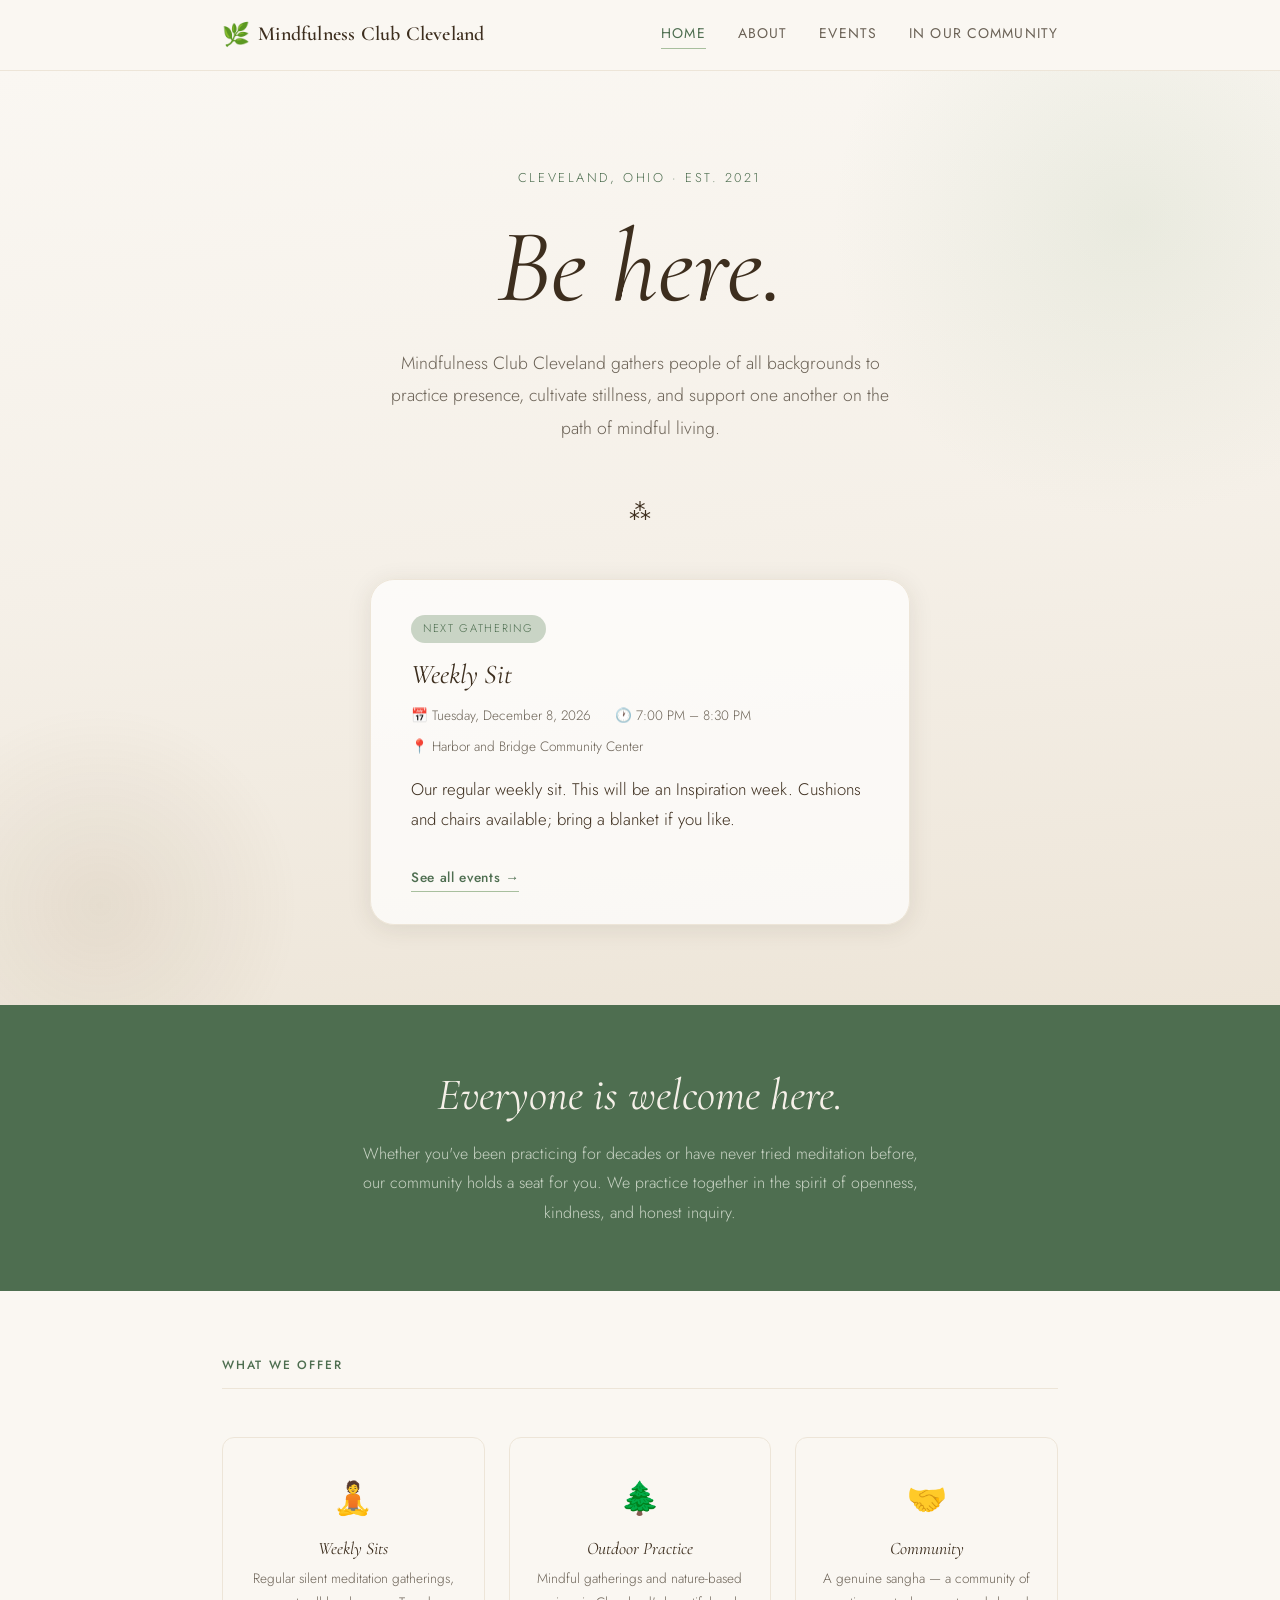
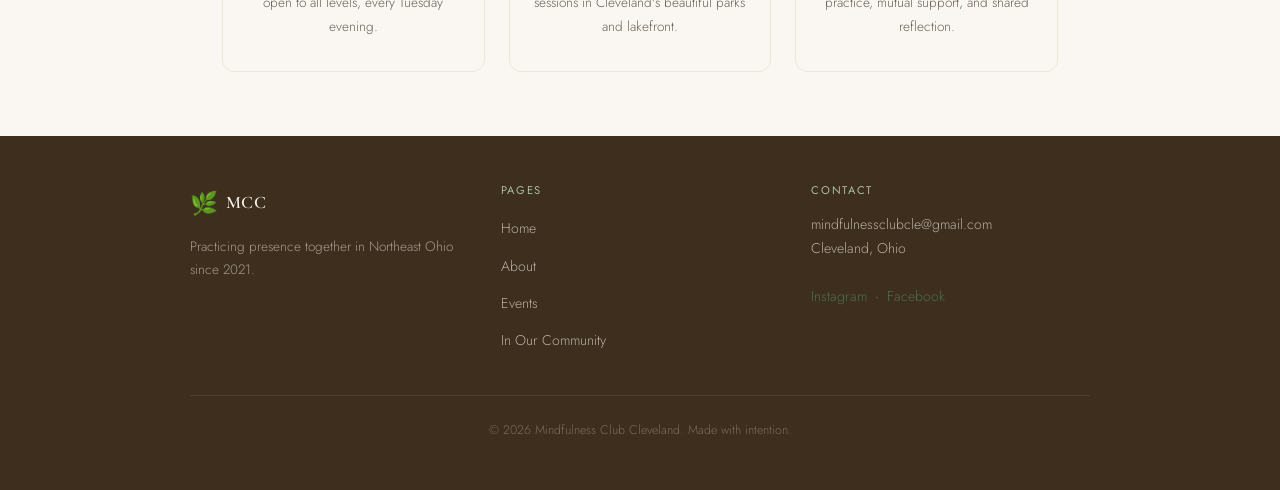
<file: index.html>
<!DOCTYPE html>
<html lang="en">
<head>
  <meta charset="UTF-8" />
  <meta name="viewport" content="width=device-width, initial-scale=1.0" />
  <title>Mindfulness Club Cleveland</title>
  <meta name="description" content="A welcoming community for mindfulness meditation practice in Cleveland, Ohio. Weekly sits, retreats, and mindful gatherings." />
  <link rel="stylesheet" href="style.css" />
  <link rel="icon" href="data:image/svg+xml,<svg xmlns='http://www.w3.org/2000/svg' viewBox='0 0 100 100'><text y='.9em' font-size='90'>🌿</text></svg>" />
</head>
<body>

  <!-- ── Header ── -->
  <header>
    <div class="header-inner">
      <a href="index.html" class="site-logo">
        <span class="logo-leaf">🌿</span>
        Mindfulness Club Cleveland
      </a>
      <button id="nav-toggle" aria-label="Toggle navigation" aria-expanded="false">
        <span></span><span></span><span></span>
      </button>
      <nav id="nav-links" role="navigation">
        <a href="index.html">Home</a>
        <a href="about.html">About</a>
        <a href="events.html">Events</a>
        <a href="community.html">In Our Community</a>
      </nav>
    </div>
  </header>

  <!-- ── Home Hero ── -->
  <main>
    <section class="home-hero">
      <p class="hero-eyebrow">Cleveland, Ohio · Est. 2021</p>
      <h1>Be here.</h1>
      <p class="hero-mission">
        Mindfulness Club Cleveland gathers people of all backgrounds to practice presence, cultivate stillness, and support one another on the path of mindful living.
      </p>
      <div class="divider-leaf">⁂</div>

      <!-- Next upcoming event — rendered by script.js -->
      <div id="next-event"></div>
    </section>

    <!-- ── Welcome strip ── -->
    <section class="welcome-strip">
      <h2>Everyone is welcome here.</h2>
      <p>
        Whether you've been practicing for decades or have never tried meditation before,
        our community holds a seat for you. We practice together in the spirit of openness,
        kindness, and honest inquiry.
      </p>
    </section>

    <!-- ── Three pillars preview ── -->
    <section class="container">
      <p class="section-label">What we offer</p>
      <div class="pillars">
        <div class="pillar">
          <div class="pillar-icon">🧘</div>
          <h3>Weekly Sits</h3>
          <p>Regular silent meditation gatherings, open to all levels, every Tuesday evening.</p>
        </div>
        <div class="pillar">
          <div class="pillar-icon">🌲</div>
          <h3>Outdoor Practice</h3>
          <p>Mindful gatherings and nature-based sessions in Cleveland's beautiful parks and lakefront.</p>
        </div>
        <div class="pillar">
          <div class="pillar-icon">🤝</div>
          <h3>Community</h3>
          <p>A genuine sangha — a community of practice, mutual support, and shared reflection.</p>
        </div>
      </div>
    </section>
  </main>

  <!-- ── Footer ── -->
  <footer>
    <div class="footer-inner">
      <div class="footer-brand">
        <a href="index.html" class="site-logo">
          <span class="logo-leaf">🌿</span>
          MCC
        </a>
        <p>Practicing presence together in Northeast Ohio since 2021.</p>
      </div>
      <div class="footer-col">
        <h4>Pages</h4>
        <ul>
          <li><a href="index.html">Home</a></li>
          <li><a href="about.html">About</a></li>
          <li><a href="events.html">Events</a></li>
          <li><a href="community.html">In Our Community</a></li>
        </ul>
      </div>
      <div class="footer-col">
        <h4>Contact</h4>
        <p>
          mindfulnessclubcle@gmail.com<br />
          Cleveland, Ohio<br /><br />
          <a href="#">Instagram</a> &nbsp;·&nbsp; <a href="#">Facebook</a>
        </p>
      </div>
    </div>
    <div class="footer-bottom">
      &copy; 2026 Mindfulness Club Cleveland. Made with intention.
    </div>
  </footer>

  <script src="script.js"></script>
</body>
</html>
</file>
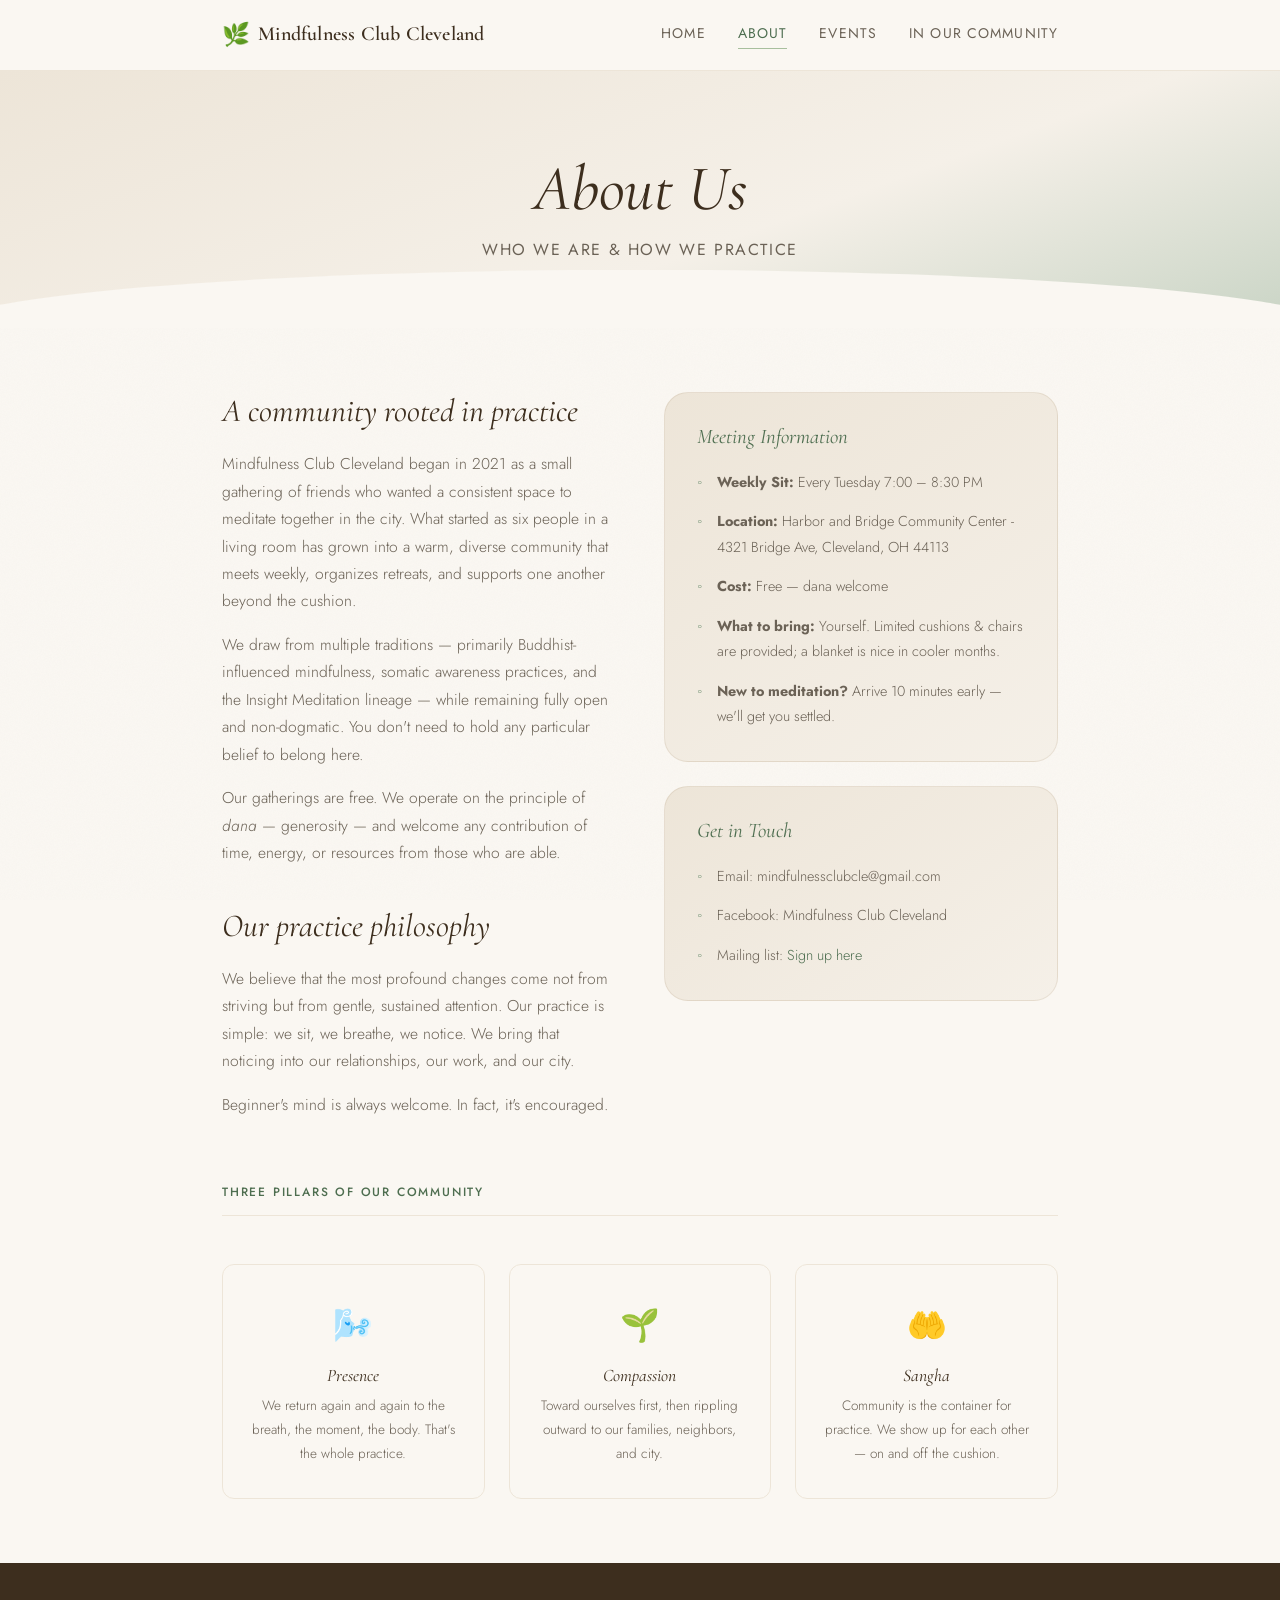
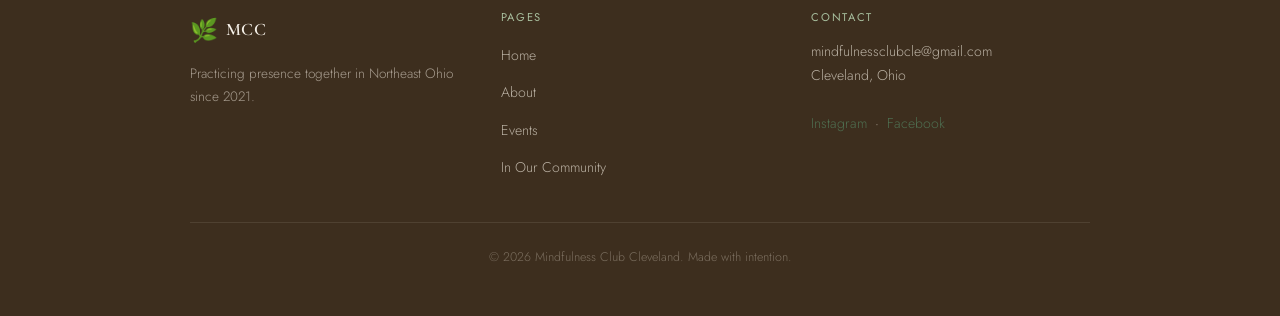
<file: about.html>
<!DOCTYPE html>
<html lang="en">
<head>
  <meta charset="UTF-8" />
  <meta name="viewport" content="width=device-width, initial-scale=1.0" />
  <title>About — Mindfulness Club Cleveland</title>
  <meta name="description" content="Learn about Mindfulness Club Cleveland — our story, our practice philosophy, and how to join us." />
  <link rel="stylesheet" href="style.css" />
  <link rel="icon" href="data:image/svg+xml,<svg xmlns='http://www.w3.org/2000/svg' viewBox='0 0 100 100'><text y='.9em' font-size='90'>🌿</text></svg>" />
</head>
<body>

  <!-- ── Header ── -->
  <header>
    <div class="header-inner">
      <a href="index.html" class="site-logo">
        <span class="logo-leaf">🌿</span>
        Mindfulness Club Cleveland
      </a>
      <button id="nav-toggle" aria-label="Toggle navigation" aria-expanded="false">
        <span></span><span></span><span></span>
      </button>
      <nav id="nav-links" role="navigation">
        <a href="index.html">Home</a>
        <a href="about.html">About</a>
        <a href="events.html">Events</a>
        <a href="community.html">In Our Community</a>
      </nav>
    </div>
  </header>

  <main>

    <!-- ── Page Hero ── -->
    <section class="page-hero">
      <h1>About Us</h1>
      <p class="subtitle">Who we are &amp; how we practice</p>
    </section>

    <!-- ── Main content ── -->
    <section class="container">
      <div class="about-grid fade-in">

        <div class="about-text">
          <h2>A community rooted in practice</h2>
          <p>
            Mindfulness Club Cleveland began in 2021 as a small gathering of friends who wanted a consistent space to meditate together in the city. What started as six people in a living room has grown into a warm, diverse community that meets weekly, organizes retreats, and supports one another beyond the cushion.
          </p>
          <p>
            We draw from multiple traditions — primarily Buddhist-influenced mindfulness, somatic awareness practices, and the Insight Meditation lineage — while remaining fully open and non-dogmatic. You don't need to hold any particular belief to belong here.
          </p>
          <p>
            Our gatherings are free. We operate on the principle of <em>dana</em> — generosity — and welcome any contribution of time, energy, or resources from those who are able.
          </p>

          <h2 style="margin-top: 2.5rem;">Our practice philosophy</h2>
          <p>
            We believe that the most profound changes come not from striving but from gentle, sustained attention. Our practice is simple: we sit, we breathe, we notice. We bring that noticing into our relationships, our work, and our city.
          </p>
          <p>
            Beginner's mind is always welcome. In fact, it's encouraged.
          </p>
        </div>

        <div>
          <div class="about-panel fade-in">
            <h3>Meeting Information</h3>
            <ul class="info-list">
              <li><strong>Weekly Sit:</strong> Every Tuesday 7:00 – 8:30 PM</li>
              <li><strong>Location:</strong> Harbor and Bridge Community Center - 4321 Bridge Ave, Cleveland, OH 44113</li>
              <li><strong>Cost:</strong> Free — dana welcome</li>
              <li><strong>What to bring:</strong> Yourself. Limited cushions &amp; chairs are provided; a blanket is nice in cooler months.</li>
              <li><strong>New to meditation?</strong> Arrive 10 minutes early — we'll get you settled.</li>
            </ul>
          </div>

          <div class="about-panel fade-in" style="margin-top: 1.5rem;">
            <h3>Get in Touch</h3>
            <ul class="info-list">
              <li>Email: mindfulnessclubcle@gmail.com</li>
              <li>Facebook: Mindfulness Club Cleveland</li>
              <li>Mailing list: <a href="#">Sign up here</a></li>
            </ul>
          </div>
        </div>

      </div>

      <!-- Pillars -->
      <div style="margin-top: 4rem;">
        <p class="section-label">Three pillars of our community</p>
        <div class="pillars">
          <div class="pillar fade-in">
            <div class="pillar-icon">🌬️</div>
            <h3>Presence</h3>
            <p>We return again and again to the breath, the moment, the body. That's the whole practice.</p>
          </div>
          <div class="pillar fade-in" style="animation-delay: 0.1s">
            <div class="pillar-icon">🌱</div>
            <h3>Compassion</h3>
            <p>Toward ourselves first, then rippling outward to our families, neighbors, and city.</p>
          </div>
          <div class="pillar fade-in" style="animation-delay: 0.2s">
            <div class="pillar-icon">🤲</div>
            <h3>Sangha</h3>
            <p>Community is the container for practice. We show up for each other — on and off the cushion.</p>
          </div>
        </div>
      </div>
    </section>

  </main>

  <!-- ── Footer ── -->
  <footer>
    <div class="footer-inner">
      <div class="footer-brand">
        <a href="index.html" class="site-logo">
          <span class="logo-leaf">🌿</span>
          MCC
        </a>
        <p>Practicing presence together in Northeast Ohio since 2021.</p>
      </div>
      <div class="footer-col">
        <h4>Pages</h4>
        <ul>
          <li><a href="index.html">Home</a></li>
          <li><a href="about.html">About</a></li>
          <li><a href="events.html">Events</a></li>
          <li><a href="community.html">In Our Community</a></li>
        </ul>
      </div>
      <div class="footer-col">
        <h4>Contact</h4>
        <p>
          mindfulnessclubcle@gmail.com<br />
          Cleveland, Ohio<br /><br />
          <a href="#">Instagram</a> &nbsp;·&nbsp; <a href="#">Facebook</a>
        </p>
      </div>
    </div>
    <div class="footer-bottom">
      &copy; 2026 Mindfulness Club Cleveland. Made with intention.
    </div>
  </footer>

  <script src="script.js"></script>
</body>
</html>
</file>
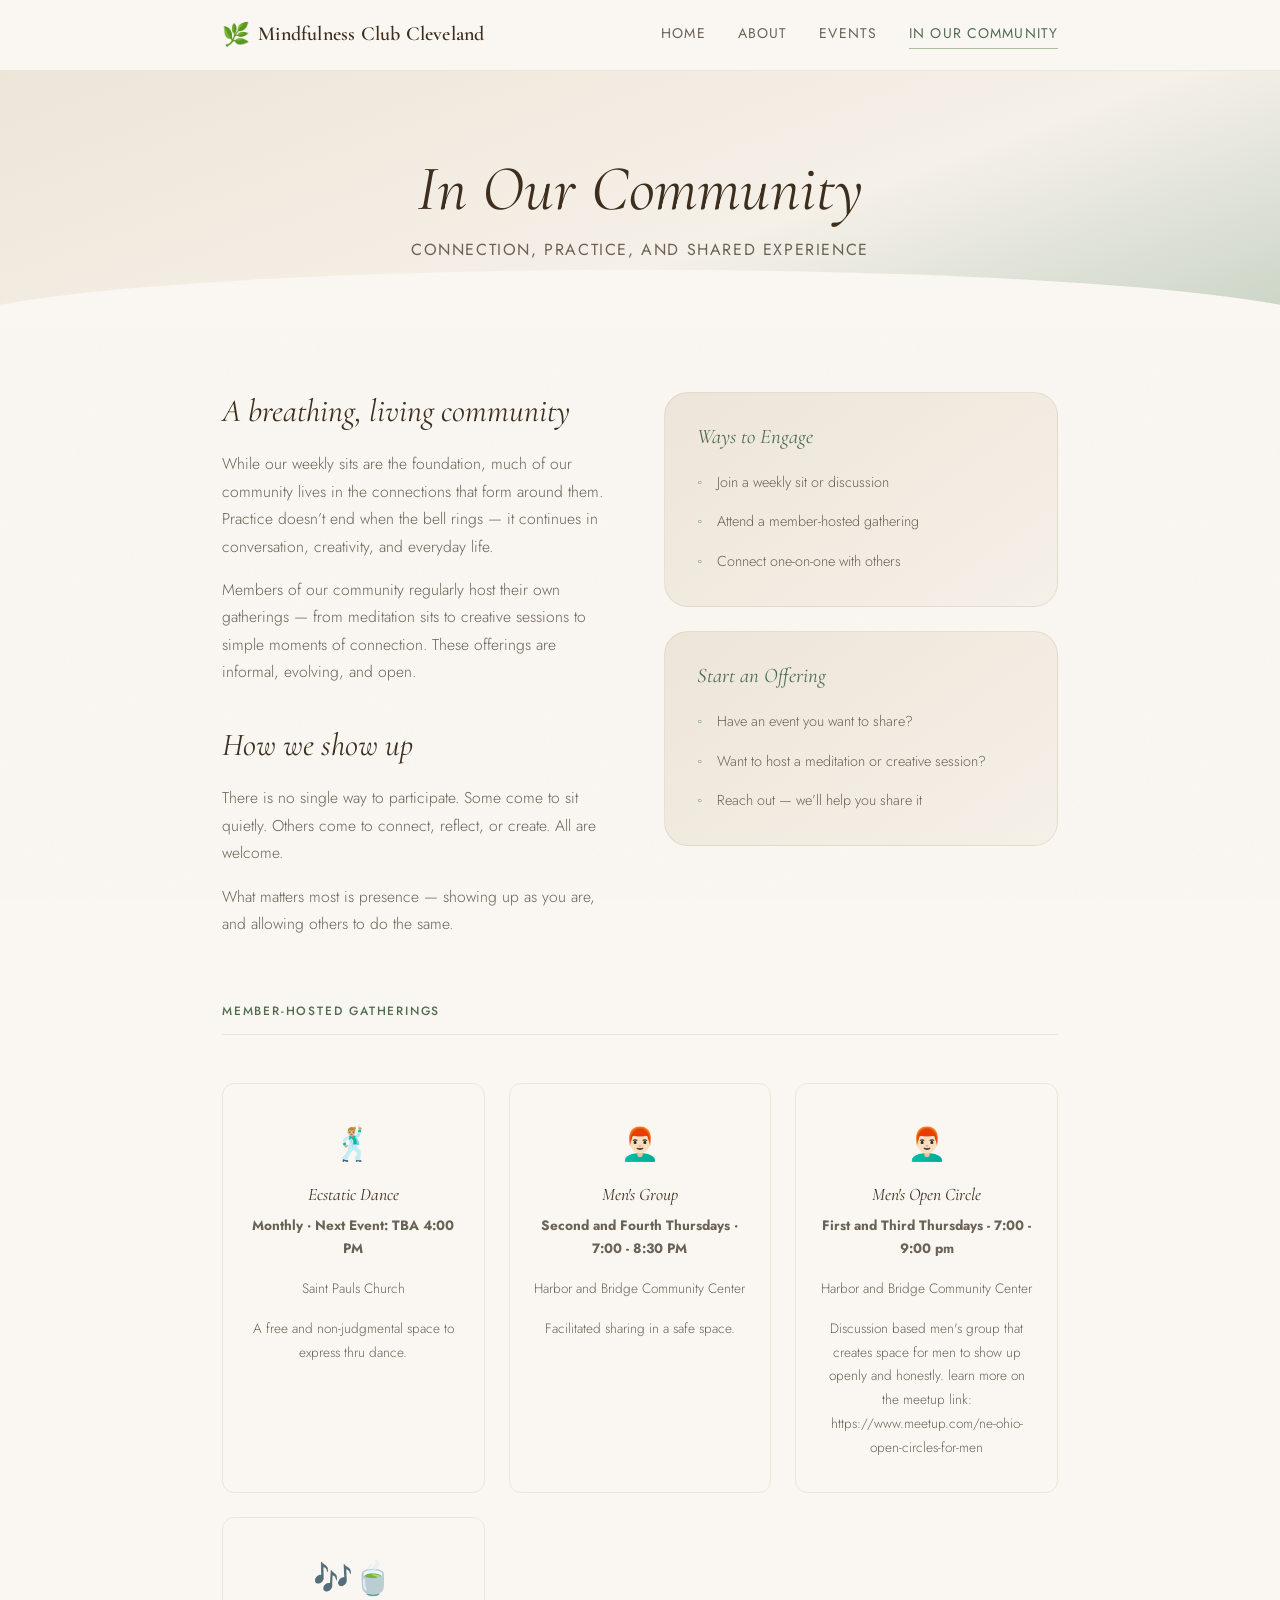
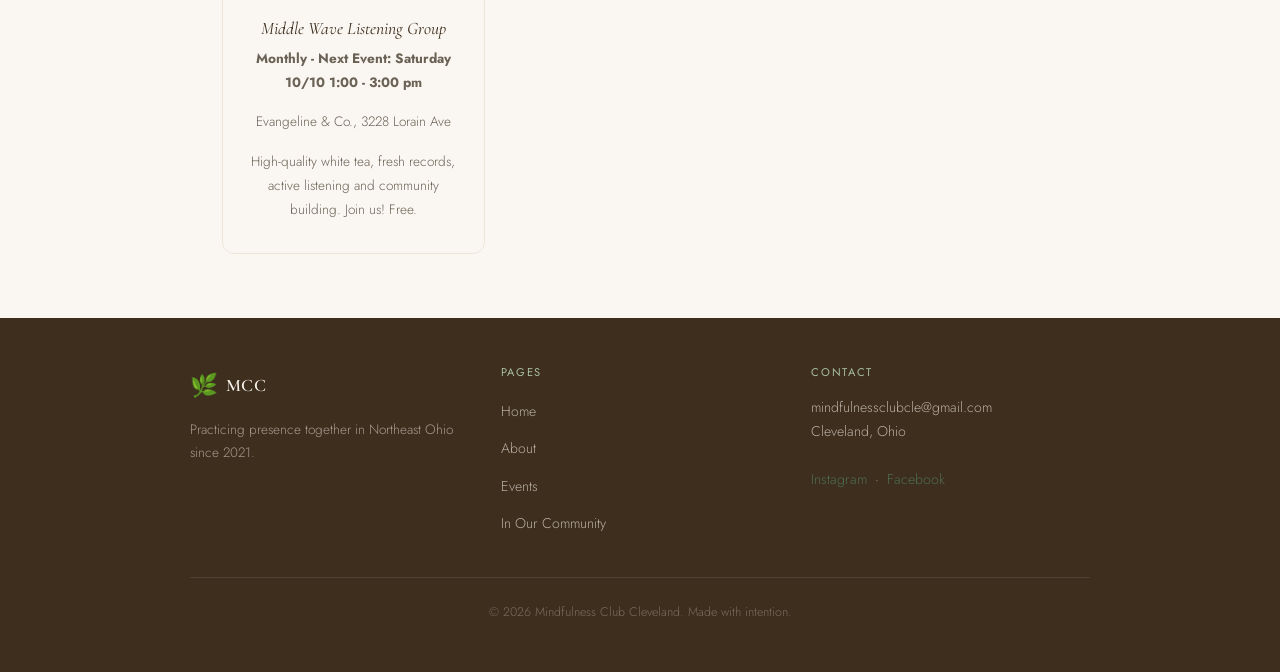
<file: community.html>
<!DOCTYPE html>
<html lang="en">
<head>
  <meta charset="UTF-8" />
  <meta name="viewport" content="width=device-width, initial-scale=1.0" />
  <title>In Our Community — Mindfulness Club Cleveland</title>
  <meta name="description" content="Explore the community side of Mindfulness Club Cleveland — gatherings, shared practices, and member-led events." />
  <link rel="stylesheet" href="style.css" />
  <link rel="icon" href="data:image/svg+xml,<svg xmlns='http://www.w3.org/2000/svg' viewBox='0 0 100 100'><text y='.9em' font-size='90'>🌿</text></svg>" />
</head>
<body>

  <!-- ── Header ── -->
  <header>
    <div class="header-inner">
      <a href="index.html" class="site-logo">
        <span class="logo-leaf">🌿</span>
        Mindfulness Club Cleveland
      </a>
      <button id="nav-toggle" aria-label="Toggle navigation" aria-expanded="false">
        <span></span><span></span><span></span>
      </button>
      <nav id="nav-links" role="navigation">
        <a href="index.html">Home</a>
        <a href="about.html">About</a>
        <a href="events.html">Events</a>
        <a href="community.html">In Our Community</a>
      </nav>
    </div>
  </header>

  <main>

    <!-- ── Page Hero ── -->
    <section class="page-hero">
      <h1>In Our Community</h1>
      <p class="subtitle">Connection, practice, and shared experience</p>
    </section>

    <!-- ── Main content ── -->
    <section class="container">

      <div class="about-grid fade-in">

        <!-- LEFT COLUMN -->
        <div class="about-text">
          <h2>A breathing, living community</h2>
          <p>
            While our weekly sits are the foundation, much of our community lives in the connections that form around them. Practice doesn’t end when the bell rings — it continues in conversation, creativity, and everyday life.
          </p>
          <p>
            Members of our community regularly host their own gatherings — from meditation sits to creative sessions to simple moments of connection. These offerings are informal, evolving, and open.
          </p>

          <h2 style="margin-top: 2.5rem;">How we show up</h2>
          <p>
            There is no single way to participate. Some come to sit quietly. Others come to connect, reflect, or create. All are welcome.
          </p>
          <p>
            What matters most is presence — showing up as you are, and allowing others to do the same.
          </p>
        </div>

        <!-- RIGHT COLUMN -->
        <div>
          <div class="about-panel fade-in">
            <h3>Ways to Engage</h3>
            <ul class="info-list">
              <li>Join a weekly sit or discussion</li>
              <li>Attend a member-hosted gathering</li>
              <li>Connect one-on-one with others</li>
            </ul>
          </div>

          <div class="about-panel fade-in" style="margin-top: 1.5rem;">
            <h3>Start an Offering</h3>
            <ul class="info-list">
              <li>Have an event you want to share?</li>
              <li>Want to host a meditation or creative session?</li>
              <li>Reach out — we’ll help you share it</li>
            </ul>
          </div>
        </div>

      </div>

      <!-- ── Member Events Section ── -->
      <div style="margin-top: 4rem;">
        <p class="section-label">Member-hosted gatherings</p>

        <div class="pillars">

          <!-- Event Card -->
          <div class="pillar fade-in">
            <div class="pillar-icon">🕺🏼</div>
            <h3>Ecstatic Dance</h3>
            <p><strong>Monthly · Next Event: TBA 4:00 PM</strong></p>
            <p>Saint Pauls Church</p>
            <p>A free and non-judgmental space to express thru dance.</p>
          </div>

          <!-- Event Card -->
          <div class="pillar fade-in" style="animation-delay: 0.1s">
            <div class="pillar-icon">👨🏻‍🦰</div>
            <h3>Men's Group</h3>
            <p><strong>Second and Fourth Thursdays · 7:00 - 8:30 PM</strong></p>
            <p>Harbor and Bridge Community Center</p>
            <p>Facilitated sharing in a safe space. </p>
          </div>
          
            <!-- Event Card -->
          <div class="pillar fade-in" style="animation-delay: 0.2s">
            <div class="pillar-icon">👨🏻‍🦰</div>
            <h3>Men's Open Circle</h3>
            <p><strong>First and Third Thursdays - 7:00 - 9:00 pm</strong></p>
            <p>Harbor and Bridge Community Center</p>
            <p>Discussion based men's group that creates space for men to show up openly and honestly. learn more on the meetup link: https://www.meetup.com/ne-ohio-open-circles-for-men  </p>
          </div>

          <!-- Event Card -->
          <div class="pillar fade-in" style="animation-delay: 0.2s">
            <div class="pillar-icon">🎶🍵</div>
            <h3>Middle Wave Listening Group</h3>
            <p><strong>Monthly - Next Event: Saturday 10/10 1:00 - 3:00 pm</strong></p>
            <p>Evangeline & Co., 3228 Lorain Ave</p>
            <p>High-quality white tea, fresh records, active listening and community building. Join us! Free. </p>
          </div>

        </div>
      </div>

    </section>

  </main>

  <!-- ── Footer ── -->
  <footer>
    <div class="footer-inner">
      <div class="footer-brand">
        <a href="index.html" class="site-logo">
          <span class="logo-leaf">🌿</span>
          MCC
        </a>
        <p>Practicing presence together in Northeast Ohio since 2021.</p>
      </div>
      <div class="footer-col">
        <h4>Pages</h4>
        <ul>
          <li><a href="index.html">Home</a></li>
          <li><a href="about.html">About</a></li>
          <li><a href="events.html">Events</a></li>
          <li><a href="community.html">In Our Community</a></li>
        </ul>
      </div>
      <div class="footer-col">
        <h4>Contact</h4>
        <p>
          mindfulnessclubcle@gmail.com<br />
          Cleveland, Ohio<br /><br />
          <a href="#">Instagram</a> &nbsp;·&nbsp; <a href="#">Facebook</a>
        </p>
      </div>
    </div>
    <div class="footer-bottom">
      &copy; 2026 Mindfulness Club Cleveland. Made with intention.
    </div>
  </footer>

  <script src="script.js"></script>
</body>
</html>
</file>
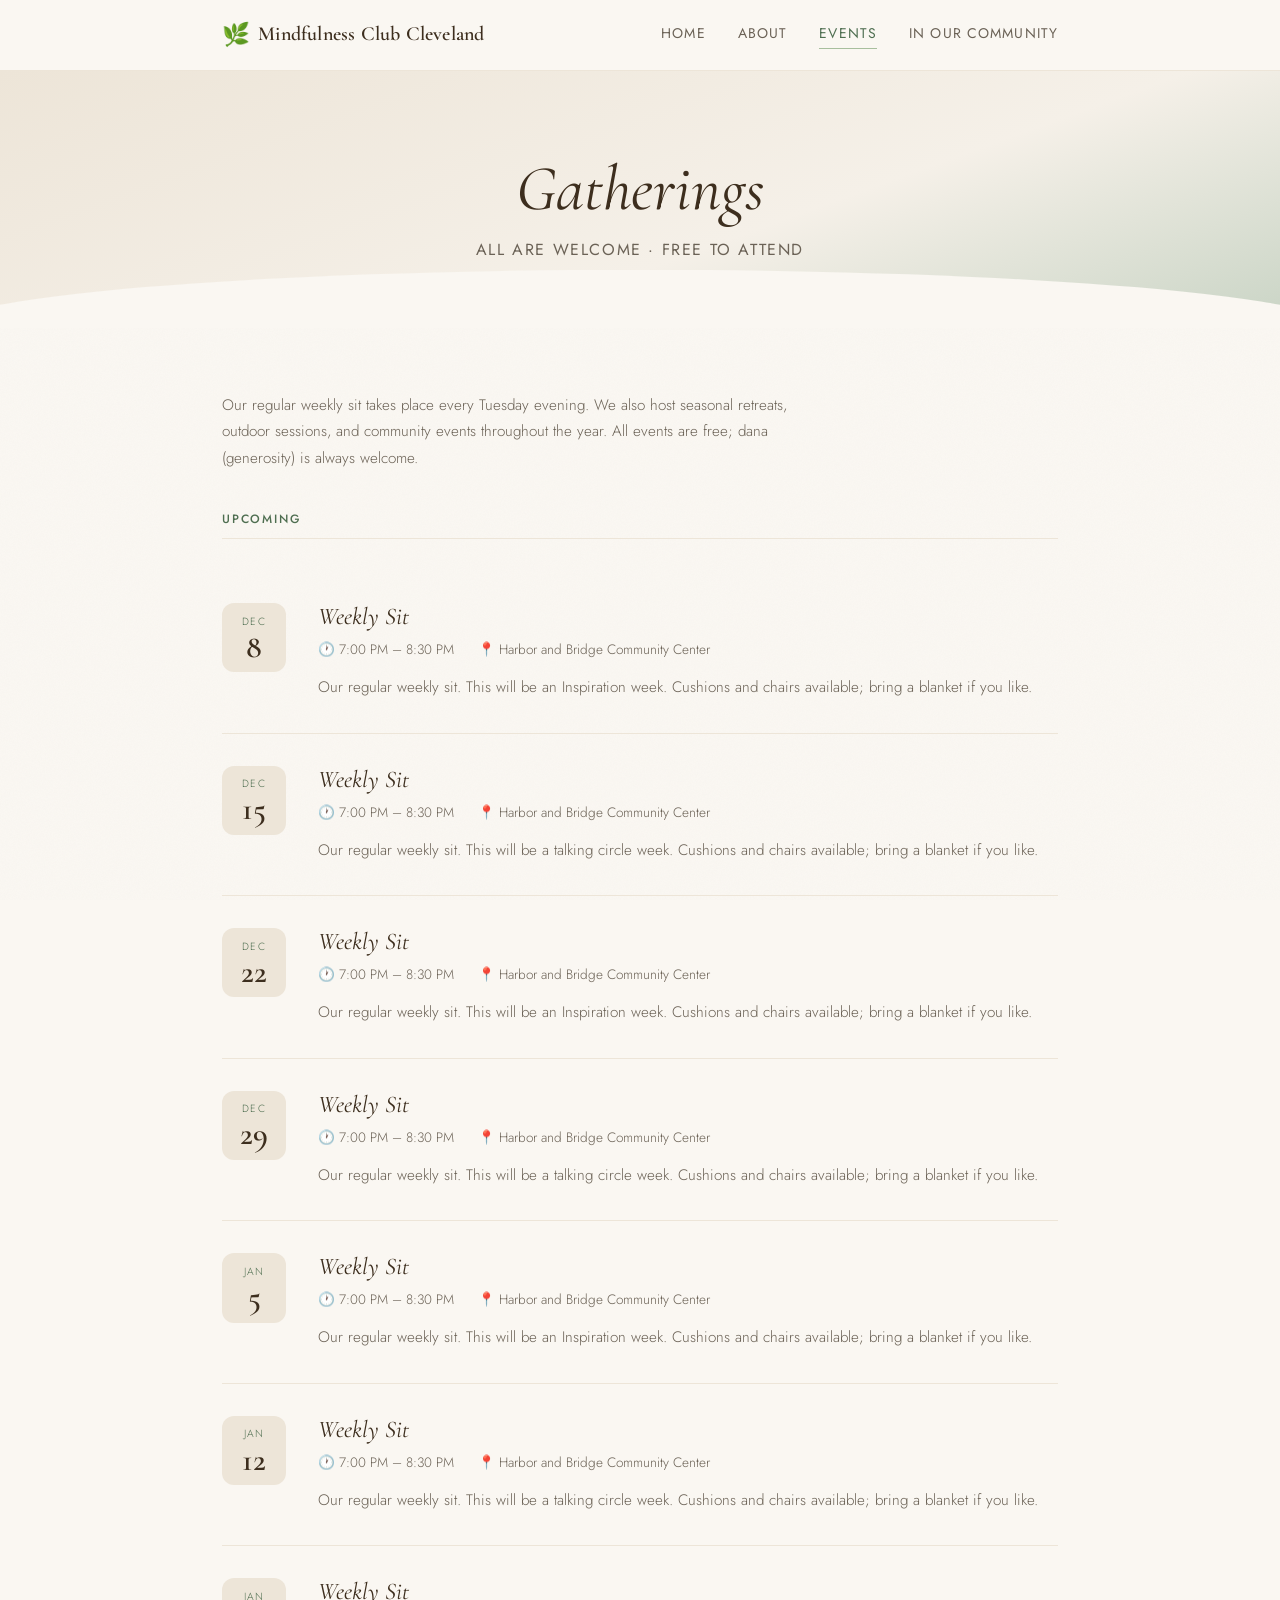
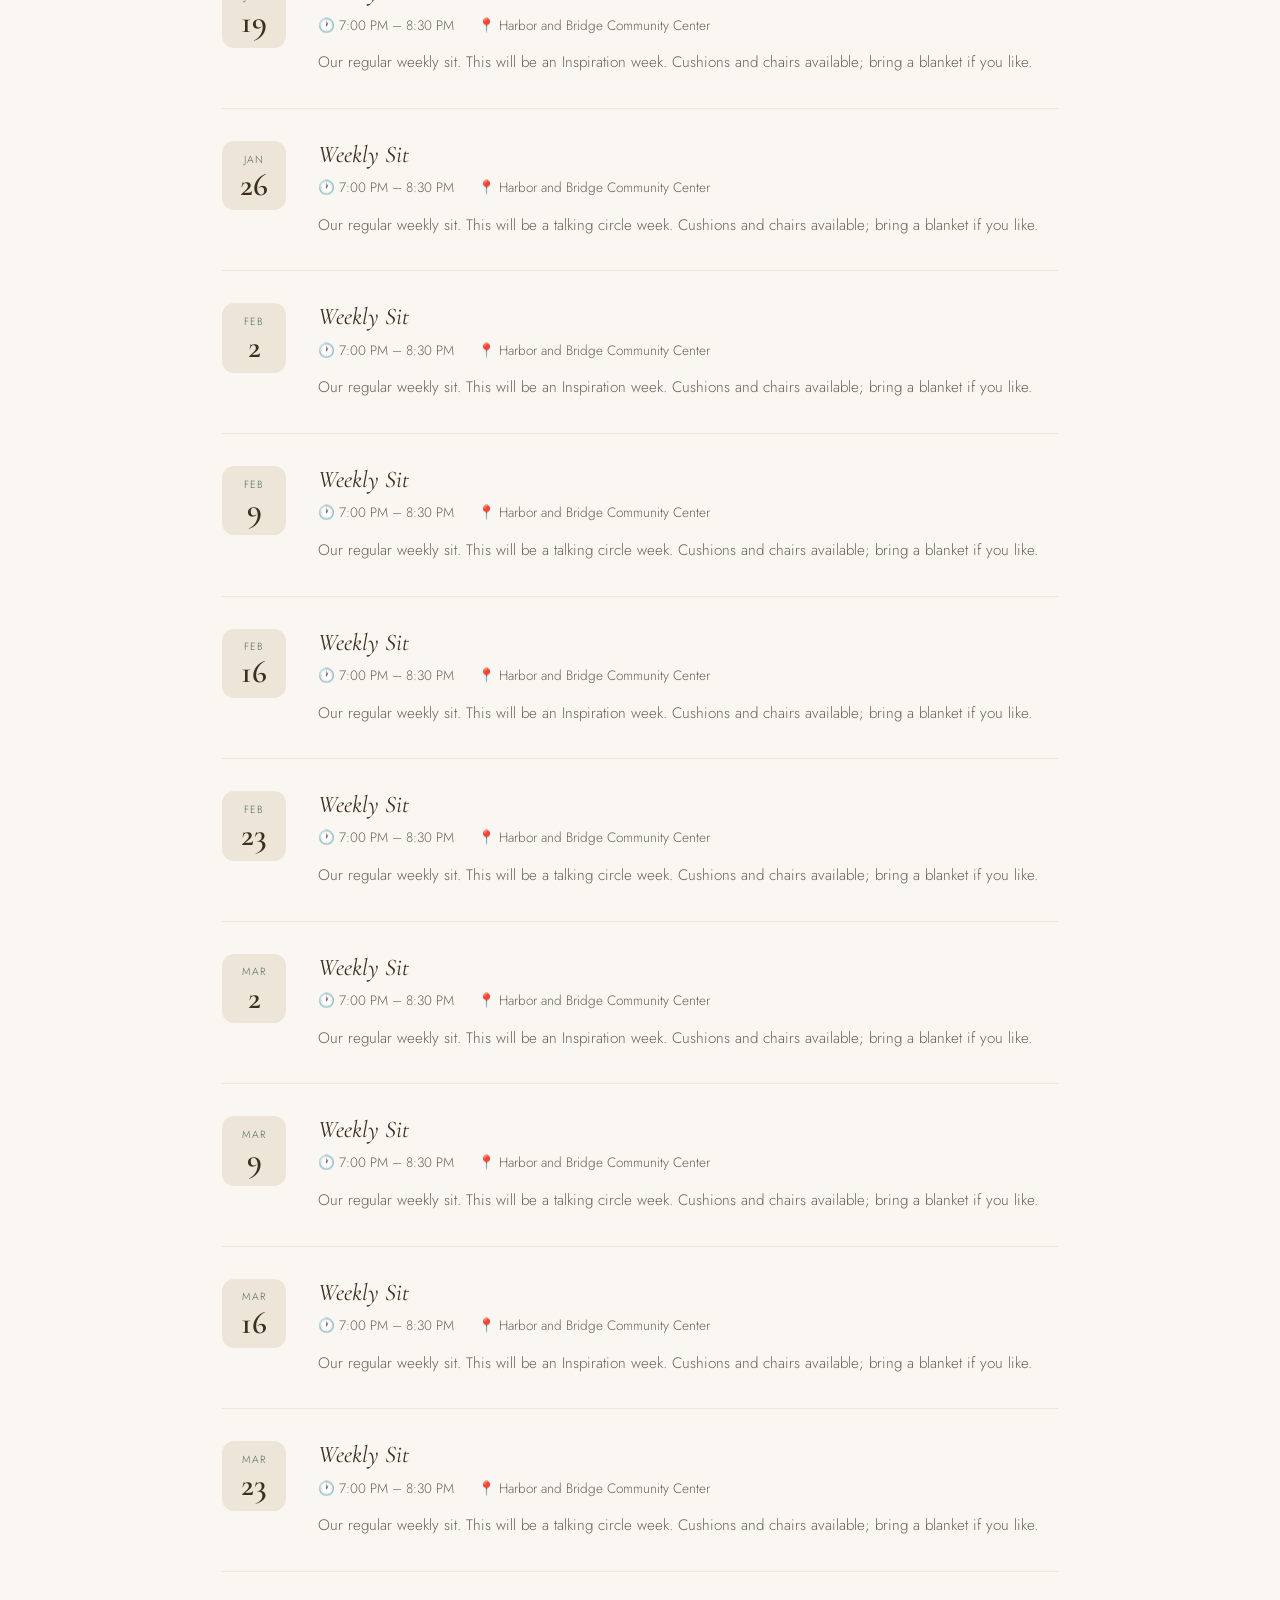
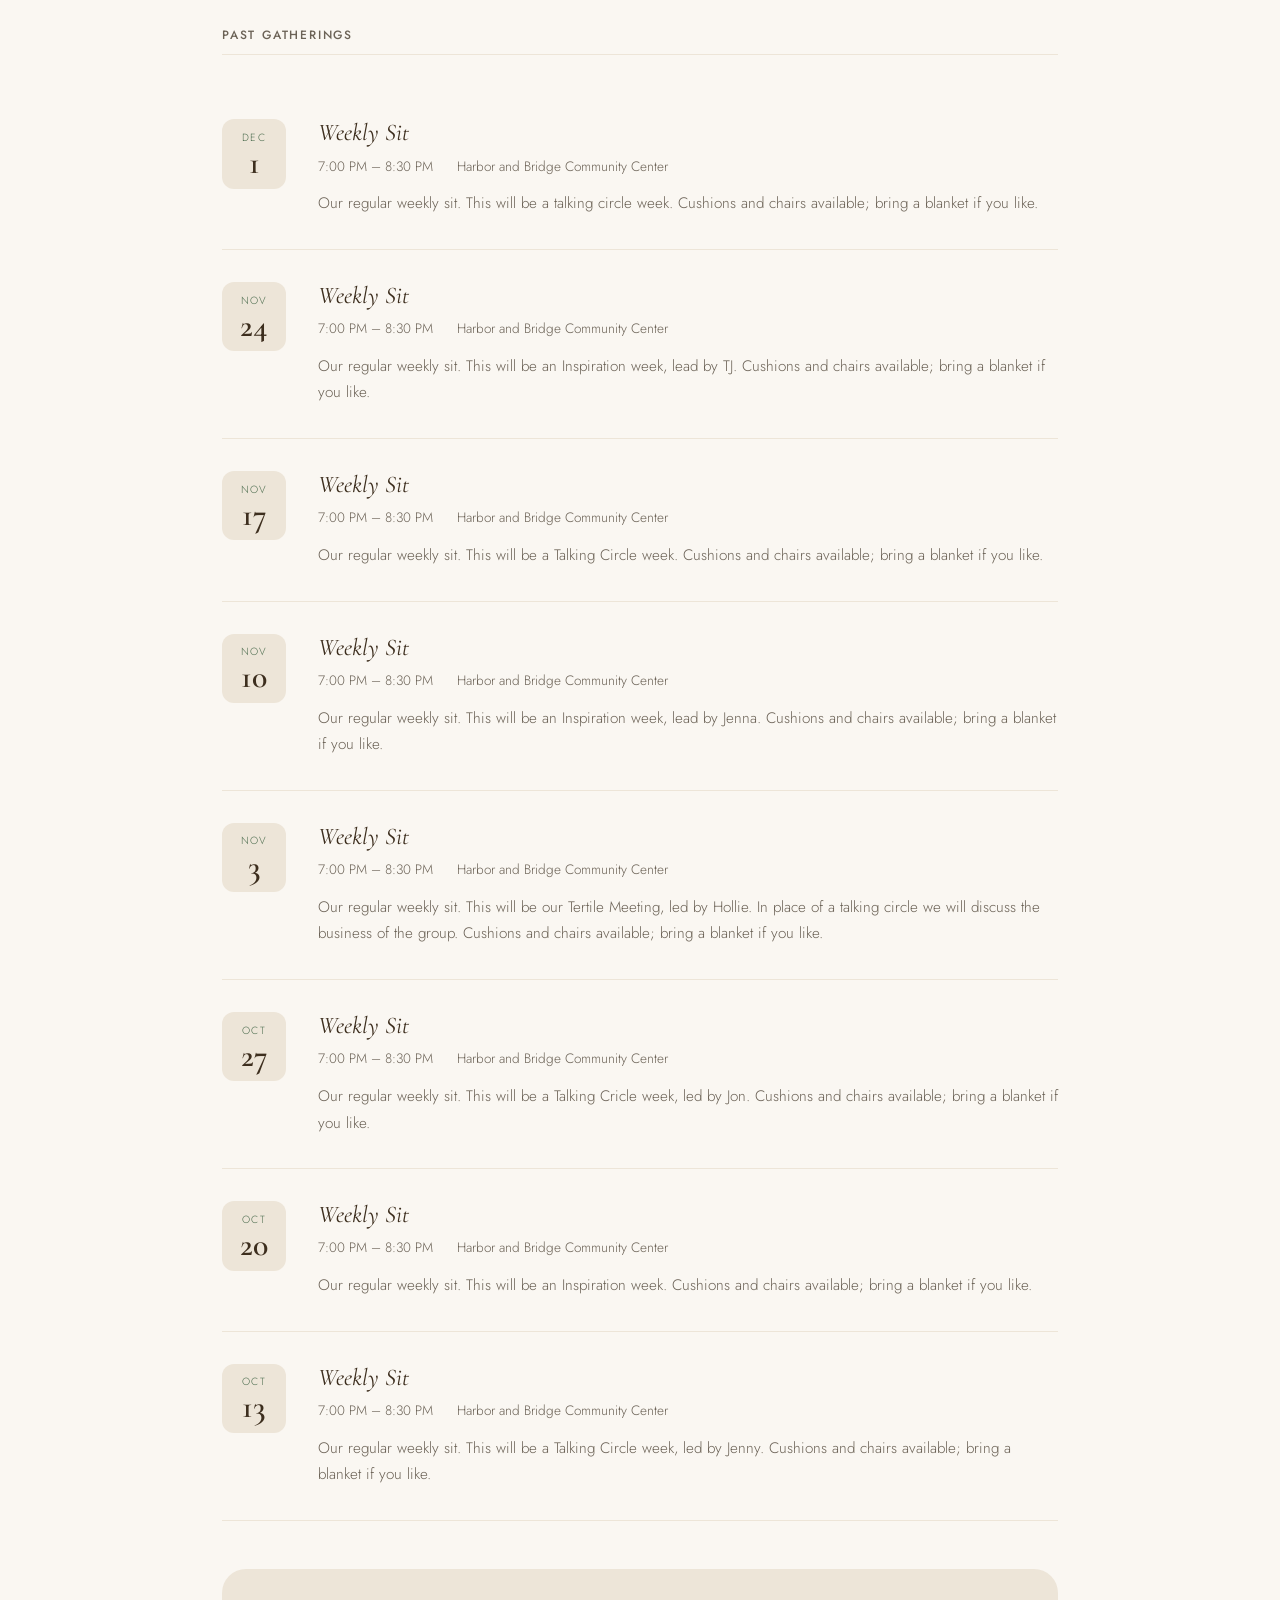
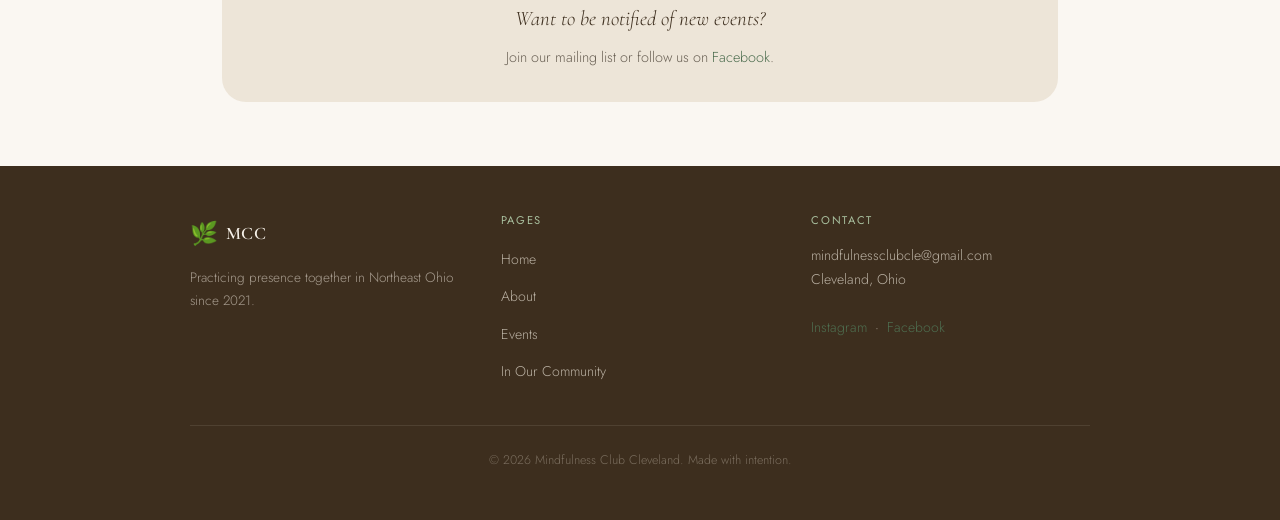
<file: events.html>
<!DOCTYPE html>
<html lang="en">
<head>
  <meta charset="UTF-8" />
  <meta name="viewport" content="width=device-width, initial-scale=1.0" />
  <title>Events — Mindfulness Club Cleveland</title>
  <meta name="description" content="Upcoming and past events for Mindfulness Club Cleveland — weekly sits, retreats, and community gatherings." />
  <link rel="stylesheet" href="style.css" />
  <link rel="icon" href="data:image/svg+xml,<svg xmlns='http://www.w3.org/2000/svg' viewBox='0 0 100 100'><text y='.9em' font-size='90'>🌿</text></svg>" />
</head>
<body>

  <!-- ── Header ── -->
  <header>
    <div class="header-inner">
      <a href="index.html" class="site-logo">
        <span class="logo-leaf">🌿</span>
        Mindfulness Club Cleveland
      </a>
      <button id="nav-toggle" aria-label="Toggle navigation" aria-expanded="false">
        <span></span><span></span><span></span>
      </button>
      <nav id="nav-links" role="navigation">
        <a href="index.html">Home</a>
        <a href="about.html">About</a>
        <a href="events.html">Events</a>
        <a href="community.html">In Our Community</a>
      </nav>
    </div>
  </header>

  <main>

    <!-- ── Page Hero ── -->
    <section class="page-hero">
      <h1>Gatherings</h1>
      <p class="subtitle">All are welcome · Free to attend</p>
    </section>

    <!-- ── Events List ── -->
    <section class="container">
      <p style="max-width:600px; color:var(--stone); margin-bottom:2.5rem; font-size:0.95rem;">
        Our regular weekly sit takes place every Tuesday evening. We also host seasonal retreats, outdoor sessions, and community events throughout the year. All events are free; dana (generosity) is always welcome.
      </p>

      <!-- Rendered by script.js -->
      <div id="events-list"></div>

      <div style="margin-top:3rem; padding:2rem; background:var(--linen); border-radius:var(--radius-lg); text-align:center;">
        <p style="font-family:var(--font-display); font-style:italic; font-size:1.3rem; margin-bottom:0.5rem;">Want to be notified of new events?</p>
        <p style="font-size:0.9rem; color:var(--stone);">
          Join our mailing list or follow us on
          <a href="#">Facebook</a>.
        </p>
      </div>
    </section>

  </main>

  <!-- ── Footer ── -->
  <footer>
    <div class="footer-inner">
      <div class="footer-brand">
        <a href="index.html" class="site-logo">
          <span class="logo-leaf">🌿</span>
          MCC
        </a>
        <p>Practicing presence together in Northeast Ohio since 2021.</p>
      </div>
      <div class="footer-col">
        <h4>Pages</h4>
        <ul>
          <li><a href="index.html">Home</a></li>
          <li><a href="about.html">About</a></li>
          <li><a href="events.html">Events</a></li>
          <li><a href="community.html">In Our Community</a></li>
        </ul>
      </div>
      <div class="footer-col">
        <h4>Contact</h4>
        <p>
          mindfulnessclubcle@gmail.com<br />
          Cleveland, Ohio<br /><br />
          <a href="#">Instagram</a> &nbsp;·&nbsp; <a href="#">Facebook</a>
        </p>
      </div>
    </div>
    <div class="footer-bottom">
      &copy; 2026 Mindfulness Club Cleveland. Made with intention.
    </div>
  </footer>

  <script src="script.js"></script>
</body>
</html>
</file>
<file: style.css>
/* ============================================================
   Mindfulness Club Cleveland — Shared Stylesheet
   Aesthetic: Warm earth, sage, linen — grounded & organic
   ============================================================ */

@import url('https://fonts.googleapis.com/css2?family=Cormorant+Garamond:ital,wght@0,300;0,400;0,600;1,300;1,400&family=Jost:wght@300;400;500&display=swap');

/* ── CSS Variables ── */
:root {
  --cream:       #f5f0e8;
  --linen:       #ede5d8;
  --warm-white:  #faf7f2;
  --sage:        #7d9a7e;
  --sage-light:  #a8bf9e;
  --sage-dark:   #4e6e50;
  --earth:       #8b6f47;
  --earth-light: #b89a72;
  --bark:        #3d2e1e;
  --stone:       #6b6256;
  --mist:        #c9d4c5;

  --font-display: 'Cormorant Garamond', Georgia, serif;
  --font-body:    'Jost', sans-serif;

  --radius:  12px;
  --radius-lg: 24px;
  --shadow:  0 4px 24px rgba(61, 46, 30, 0.10);
  --shadow-sm: 0 2px 8px rgba(61, 46, 30, 0.07);

  --transition: 0.3s ease;
  --max-width: 900px;
}

/* ── Reset & Base ── */
*, *::before, *::after { box-sizing: border-box; margin: 0; padding: 0; }

html { scroll-behavior: smooth; }

body {
  background-color: var(--warm-white);
  color: var(--bark);
  font-family: var(--font-body);
  font-weight: 300;
  font-size: 1.05rem;
  line-height: 1.75;
  min-height: 100vh;
  display: flex;
  flex-direction: column;
}

/* Subtle grain overlay */
body::before {
  content: '';
  position: fixed;
  inset: 0;
  background-image: url("data:image/svg+xml,%3Csvg xmlns='http://www.w3.org/2000/svg' width='300' height='300'%3E%3Cfilter id='n'%3E%3CfeTurbulence type='fractalNoise' baseFrequency='0.75' numOctaves='4' stitchTiles='stitch'/%3E%3C/filter%3E%3Crect width='300' height='300' filter='url(%23n)' opacity='0.035'/%3E%3C/svg%3E");
  pointer-events: none;
  z-index: 0;
  opacity: 0.6;
}

main { position: relative; z-index: 1; flex: 1; }

img { max-width: 100%; display: block; }
a { color: var(--sage-dark); text-decoration: none; }
a:hover { color: var(--earth); }

h1, h2, h3, h4 {
  font-family: var(--font-display);
  font-weight: 400;
  line-height: 1.2;
  color: var(--bark);
}

p { margin-bottom: 1rem; }
p:last-child { margin-bottom: 0; }

/* ── Header & Nav ── */
header {
  position: sticky;
  top: 0;
  z-index: 100;
  background-color: rgba(250, 247, 242, 0.92);
  backdrop-filter: blur(12px);
  -webkit-backdrop-filter: blur(12px);
  border-bottom: 1px solid var(--linen);
}

.header-inner {
  max-width: var(--max-width);
  margin: 0 auto;
  padding: 0 2rem;
  display: flex;
  align-items: center;
  justify-content: space-between;
  height: 70px;
}

.site-logo {
  font-family: var(--font-display);
  font-size: 1.25rem;
  font-weight: 600;
  color: var(--bark);
  letter-spacing: 0.01em;
  display: flex;
  align-items: center;
  gap: 0.5rem;
}

.site-logo .logo-leaf {
  color: var(--sage);
  font-size: 1.4rem;
}

nav#nav-links {
  display: flex;
  gap: 2rem;
  list-style: none;
  align-items: center;
}

nav#nav-links a {
  font-family: var(--font-body);
  font-size: 0.875rem;
  font-weight: 400;
  letter-spacing: 0.08em;
  text-transform: uppercase;
  color: var(--stone);
  padding-bottom: 2px;
  border-bottom: 1.5px solid transparent;
  transition: color var(--transition), border-color var(--transition);
}

nav#nav-links a:hover,
nav#nav-links a.active {
  color: var(--sage-dark);
  border-bottom-color: var(--sage-light);
}

/* Mobile nav toggle */
#nav-toggle {
  display: none;
  background: none;
  border: none;
  cursor: pointer;
  padding: 4px;
  flex-direction: column;
  gap: 5px;
}

#nav-toggle span {
  display: block;
  width: 24px;
  height: 1.5px;
  background: var(--bark);
  transition: var(--transition);
}

/* ── Page Hero (shared) ── */
.page-hero {
  background: linear-gradient(160deg, var(--linen) 0%, var(--cream) 60%, var(--mist) 100%);
  padding: 5rem 2rem 4rem;
  text-align: center;
  position: relative;
  overflow: hidden;
}

.page-hero::after {
  content: '';
  position: absolute;
  bottom: -2px;
  left: 0; right: 0;
  height: 60px;
  background: var(--warm-white);
  clip-path: ellipse(55% 100% at 50% 100%);
}

.page-hero h1 {
  font-size: clamp(2.4rem, 6vw, 4rem);
  font-style: italic;
  color: var(--bark);
  margin-bottom: 0.5rem;
}

.page-hero .subtitle {
  font-size: 1rem;
  color: var(--stone);
  letter-spacing: 0.1em;
  text-transform: uppercase;
  font-family: var(--font-body);
  font-weight: 400;
}

/* ── Container ── */
.container {
  max-width: var(--max-width);
  margin: 0 auto;
  padding: 4rem 2rem;
}

/* ── Section Label ── */
.section-label {
  font-family: var(--font-body);
  font-size: 0.75rem;
  font-weight: 500;
  letter-spacing: 0.15em;
  text-transform: uppercase;
  color: var(--sage-dark);
  margin-bottom: 2rem;
  padding-bottom: 0.75rem;
  border-bottom: 1px solid var(--linen);
}

.past-label { color: var(--stone); margin-top: 3.5rem; }

/* ── Home Hero ── */
.home-hero {
  min-height: 92vh;
  display: flex;
  flex-direction: column;
  align-items: center;
  justify-content: center;
  text-align: center;
  padding: 6rem 2rem 5rem;
  background: linear-gradient(175deg, var(--warm-white) 0%, var(--cream) 50%, var(--linen) 100%);
  position: relative;
  overflow: hidden;
}

/* Decorative organic circles */
.home-hero::before {
  content: '';
  position: absolute;
  width: 600px; height: 600px;
  border-radius: 50%;
  background: radial-gradient(circle, rgba(168,191,158,0.18) 0%, transparent 70%);
  top: -150px; right: -150px;
  pointer-events: none;
}

.home-hero::after {
  content: '';
  position: absolute;
  width: 400px; height: 400px;
  border-radius: 50%;
  background: radial-gradient(circle, rgba(139,111,71,0.10) 0%, transparent 70%);
  bottom: -100px; left: -100px;
  pointer-events: none;
}

.hero-eyebrow {
  font-family: var(--font-body);
  font-size: 0.8rem;
  letter-spacing: 0.2em;
  text-transform: uppercase;
  color: var(--sage-dark);
  margin-bottom: 1.5rem;
  animation: fadeUp 0.8s ease both;
}

.home-hero h1 {
  font-size: clamp(3rem, 9vw, 6.5rem);
  font-style: italic;
  line-height: 1.05;
  color: var(--bark);
  margin-bottom: 1.5rem;
  animation: fadeUp 0.8s ease 0.1s both;
}

.home-hero h1 em {
  font-style: normal;
  color: var(--sage-dark);
}

.hero-mission {
  max-width: 520px;
  font-size: 1.1rem;
  color: var(--stone);
  line-height: 1.85;
  margin-bottom: 3rem;
  animation: fadeUp 0.8s ease 0.2s both;
}

.divider-leaf {
  font-size: 1.4rem;
  margin-bottom: 3rem;
  opacity: 0.6;
  animation: fadeUp 0.8s ease 0.3s both;
}

/* ── Next Event Card (home) ── */
#next-event { animation: fadeUp 0.8s ease 0.4s both; }

.next-event-card {
  background: rgba(255,255,255,0.7);
  border: 1px solid var(--linen);
  border-radius: var(--radius-lg);
  padding: 2rem 2.5rem;
  max-width: 540px;
  text-align: left;
  backdrop-filter: blur(6px);
  box-shadow: var(--shadow);
}

.event-tag {
  display: inline-block;
  font-size: 0.7rem;
  letter-spacing: 0.15em;
  text-transform: uppercase;
  color: var(--sage-dark);
  background: var(--mist);
  padding: 0.25rem 0.75rem;
  border-radius: 999px;
  margin-bottom: 1rem;
  font-family: var(--font-body);
}

.next-event-card h3 {
  font-size: 1.7rem;
  font-style: italic;
  margin-bottom: 0.75rem;
}

.event-meta {
  display: flex;
  flex-wrap: wrap;
  gap: 0.5rem 1.5rem;
  font-size: 0.85rem;
  color: var(--stone);
  margin-bottom: 1rem;
  font-family: var(--font-body);
}

.btn-link {
  display: inline-block;
  margin-top: 1rem;
  font-size: 0.85rem;
  font-weight: 500;
  letter-spacing: 0.05em;
  color: var(--sage-dark);
  border-bottom: 1px solid var(--sage-light);
  padding-bottom: 1px;
  transition: color var(--transition), border-color var(--transition);
}

.btn-link:hover { color: var(--earth); border-color: var(--earth-light); }

/* ── Welcome Strip (below hero on home) ── */
.welcome-strip {
  background: var(--sage-dark);
  color: var(--cream);
  text-align: center;
  padding: 4rem 2rem;
}

.welcome-strip h2 {
  font-family: var(--font-display);
  font-size: clamp(1.8rem, 4vw, 2.8rem);
  font-style: italic;
  color: var(--cream);
  margin-bottom: 1rem;
}

.welcome-strip p {
  max-width: 560px;
  margin: 0 auto;
  color: var(--mist);
  font-size: 1rem;
  line-height: 1.85;
}

/* ── Events List ── */
.event-card {
  display: flex;
  gap: 2rem;
  padding: 2rem 0;
  border-bottom: 1px solid var(--linen);
  animation: fadeUp 0.5s ease both;
  transition: opacity var(--transition);
}

.event-card.past { opacity: 0.55; }

.event-date-block {
  flex-shrink: 0;
  width: 64px;
  text-align: center;
  background: var(--linen);
  border-radius: var(--radius);
  padding: 0.6rem 0.4rem;
  display: flex;
  flex-direction: column;
  align-items: center;
  justify-content: center;
  align-self: flex-start;
}

.event-month {
  font-family: var(--font-body);
  font-size: 0.65rem;
  letter-spacing: 0.12em;
  text-transform: uppercase;
  color: var(--sage-dark);
  display: block;
}

.event-day {
  font-family: var(--font-display);
  font-size: 2rem;
  font-weight: 600;
  color: var(--bark);
  line-height: 1;
  display: block;
}

.event-body h3 {
  font-size: 1.5rem;
  font-style: italic;
  margin-bottom: 0.4rem;
}

.event-body .event-meta { margin-bottom: 0.75rem; }
.event-body p { font-size: 0.95rem; color: var(--stone); }

.no-events {
  color: var(--stone);
  font-style: italic;
  padding: 2rem 0;
}

/* ── About Page ── */
.about-grid {
  display: grid;
  grid-template-columns: 1fr 1fr;
  gap: 3rem;
  align-items: start;
}

.about-text h2 {
  font-size: 2rem;
  font-style: italic;
  margin-bottom: 1.25rem;
  color: var(--bark);
}

.about-text p { color: var(--stone); font-size: 0.98rem; }

.about-panel {
  background: linear-gradient(145deg, var(--linen), var(--cream));
  border-radius: var(--radius-lg);
  padding: 2rem;
  border: 1px solid rgba(139,111,71,0.12);
}

.about-panel h3 {
  font-size: 1.3rem;
  font-style: italic;
  margin-bottom: 1.25rem;
  color: var(--sage-dark);
}

.info-list {
  list-style: none;
  display: flex;
  flex-direction: column;
  gap: 0.9rem;
}

.info-list li {
  font-size: 0.9rem;
  color: var(--stone);
  padding-left: 1.25rem;
  position: relative;
}

.info-list li::before {
  content: '◦';
  position: absolute;
  left: 0;
  color: var(--sage);
}

.pillars {
  display: grid;
  grid-template-columns: repeat(3, 1fr);
  gap: 1.5rem;
  margin-top: 3rem;
}

.pillar {
  text-align: center;
  padding: 2rem 1.5rem;
  background: var(--warm-white);
  border-radius: var(--radius);
  border: 1px solid var(--linen);
}

.pillar-icon { font-size: 2rem; margin-bottom: 0.75rem; }
.pillar h3 { font-size: 1.1rem; font-style: italic; margin-bottom: 0.5rem; }
.pillar p { font-size: 0.85rem; color: var(--stone); }

/* ── Community Page ── */
.community-intro {
  max-width: 620px;
  margin-bottom: 3.5rem;
}

.community-intro h2 {
  font-size: 2rem;
  font-style: italic;
  margin-bottom: 1rem;
}

.community-intro p { color: var(--stone); }

.community-grid {
  display: grid;
  grid-template-columns: repeat(auto-fit, minmax(260px, 1fr));
  gap: 1.5rem;
  margin-bottom: 4rem;
}

.community-card {
  background: var(--linen);
  border-radius: var(--radius-lg);
  overflow: hidden;
  border: 1px solid rgba(139,111,71,0.1);
  transition: transform var(--transition), box-shadow var(--transition);
}

.community-card:hover {
  transform: translateY(-3px);
  box-shadow: var(--shadow);
}

.community-card-img {
  height: 180px;
  background: linear-gradient(135deg, var(--sage-light), var(--mist));
  display: flex;
  align-items: center;
  justify-content: center;
  font-size: 3rem;
  color: var(--warm-white);
}

.community-card-body {
  padding: 1.5rem;
}

.community-card-body h3 {
  font-size: 1.1rem;
  font-style: italic;
  margin-bottom: 0.5rem;
}

.community-card-body p {
  font-size: 0.88rem;
  color: var(--stone);
  margin-bottom: 0.75rem;
}

.card-link {
  font-size: 0.8rem;
  font-weight: 500;
  letter-spacing: 0.06em;
  color: var(--sage-dark);
  border-bottom: 1px solid var(--sage-light);
  padding-bottom: 1px;
}

.reflections-section { margin-top: 1rem; }

.reflections-section h2 {
  font-size: 1.8rem;
  font-style: italic;
  margin-bottom: 2rem;
}

.reflection {
  border-left: 2px solid var(--sage-light);
  padding: 0.25rem 0 0.25rem 1.5rem;
  margin-bottom: 2rem;
}

.reflection blockquote {
  font-family: var(--font-display);
  font-style: italic;
  font-size: 1.25rem;
  color: var(--bark);
  margin-bottom: 0.5rem;
  line-height: 1.5;
}

.reflection cite {
  font-size: 0.8rem;
  letter-spacing: 0.1em;
  text-transform: uppercase;
  color: var(--stone);
  font-style: normal;
}

/* ── Footer ── */
footer {
  position: relative;
  z-index: 1;
  background: var(--bark);
  color: var(--linen);
  padding: 3rem 2rem;
}

.footer-inner {
  max-width: var(--max-width);
  margin: 0 auto;
  display: grid;
  grid-template-columns: 1fr 1fr 1fr;
  gap: 2rem;
}

.footer-brand .site-logo { color: var(--cream); font-size: 1.1rem; }
.footer-brand p {
  font-size: 0.85rem;
  color: rgba(237,229,216,0.6);
  margin-top: 0.75rem;
  line-height: 1.7;
}

.footer-col h4 {
  font-family: var(--font-body);
  font-size: 0.7rem;
  letter-spacing: 0.15em;
  text-transform: uppercase;
  color: var(--sage-light);
  margin-bottom: 1rem;
}

.footer-col ul { list-style: none; }
.footer-col ul li { margin-bottom: 0.5rem; }
.footer-col ul li a {
  font-size: 0.88rem;
  color: rgba(237,229,216,0.7);
  transition: color var(--transition);
}
.footer-col ul li a:hover { color: var(--cream); }

.footer-col p {
  font-size: 0.88rem;
  color: rgba(237,229,216,0.7);
  line-height: 1.7;
}

.footer-bottom {
  max-width: var(--max-width);
  margin: 2rem auto 0;
  padding-top: 1.5rem;
  border-top: 1px solid rgba(237,229,216,0.1);
  text-align: center;
  font-size: 0.78rem;
  color: rgba(237,229,216,0.35);
}

/* ── Animations ── */
@keyframes fadeUp {
  from { opacity: 0; transform: translateY(18px); }
  to   { opacity: 1; transform: translateY(0); }
}

.fade-in {
  animation: fadeUp 0.7s ease both;
}

/* ── Responsive ── */
@media (max-width: 700px) {
  #nav-toggle { display: flex; }

  nav#nav-links {
    display: none;
    position: absolute;
    top: 70px; left: 0; right: 0;
    background: var(--warm-white);
    border-bottom: 1px solid var(--linen);
    flex-direction: column;
    gap: 0;
    padding: 0.5rem 0;
  }

  nav#nav-links.open { display: flex; }
  nav#nav-links a {
    padding: 0.85rem 2rem;
    width: 100%;
    border-bottom: none;
  }

  .header-inner { position: relative; }

  .about-grid { grid-template-columns: 1fr; }
  .pillars { grid-template-columns: 1fr; }
  .footer-inner { grid-template-columns: 1fr; }

  .event-card { flex-direction: column; gap: 1rem; }
  .event-date-block { width: 100%; flex-direction: row; gap: 0.5rem; padding: 0.5rem 1rem; }

  .home-hero { padding: 4rem 1.5rem 3rem; min-height: auto; }

  .next-event-card { padding: 1.5rem; }
}
</file>
